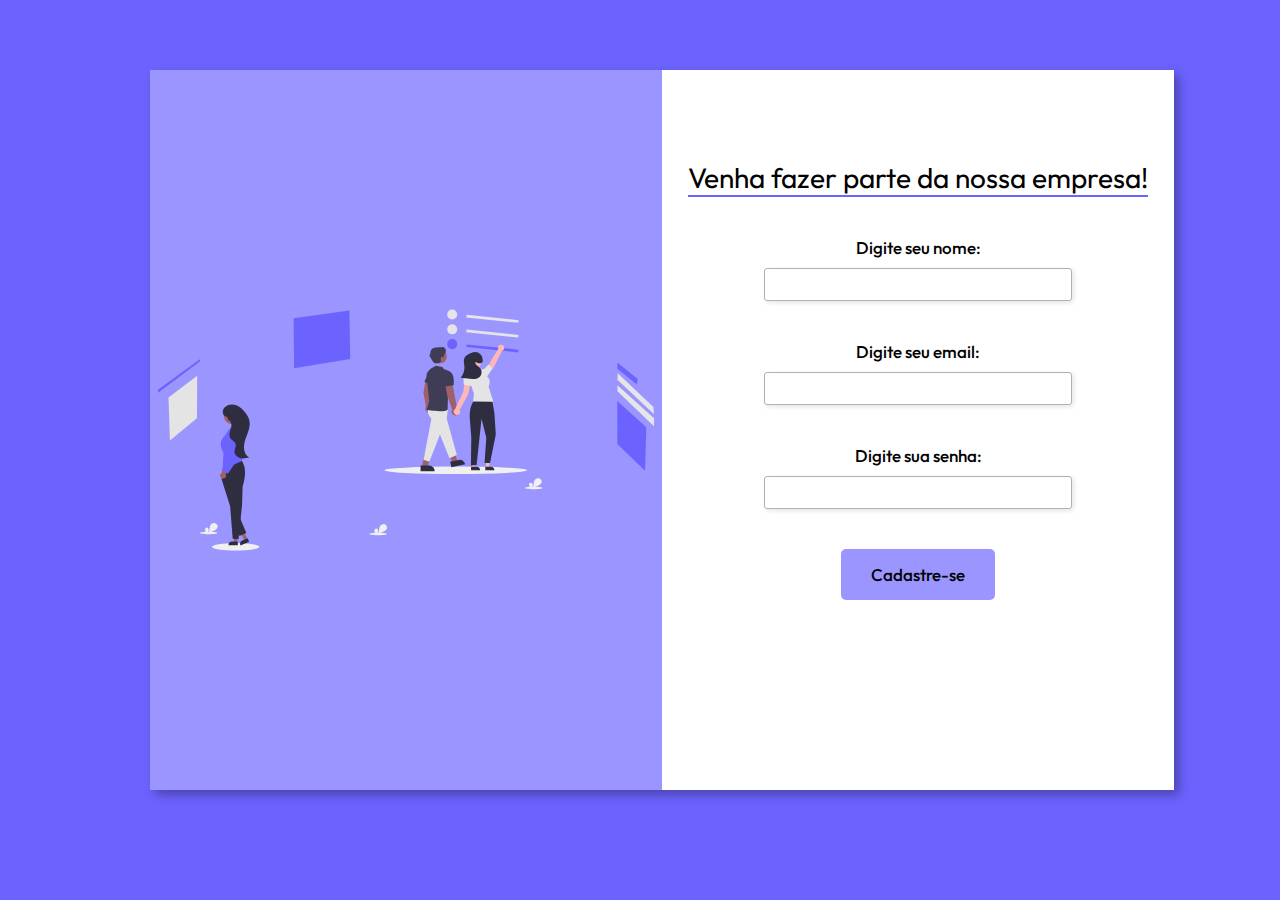
<file: ex/index.html>
<!DOCTYPE html>
<html lang="pt-br">
<head>
    <meta charset="UTF-8">
    <meta name="viewport" content="width=device-width, initial-scale=1.0">
    <title>Form</title>
    <link rel="stylesheet" href="style.css">
    <link rel="preconnect" href="https://fonts.googleapis.com">
    <link rel="preconnect" href="https://fonts.gstatic.com" crossorigin>
    <link href="https://fonts.googleapis.com/css2?family=Outfit:wght@100..900&display=swap" rel="stylesheet">
</head>
<body>

    <div class="container">
        <div class="esquerdaimg">
            <img src="./img/undraw_product_tour_re_8bai.svg">
        </div>

        <div class="direitaform">
            <div class="title">
                <h1> Venha fazer parte da nossa empresa!</h1>
            </div>
            <label for="nome"> Digite seu nome:</label>
            <input type="text" id="nome" name="nome">

            <label for="email"> Digite seu email:</label>
            <input type="text" id="email" name="email">

            <label for="password"> Digite sua senha:</label>
            <input type="password" id="password" name="password">

            <button>Cadastre-se</button>
        </div>
    </div>
    
</body>
</html>
</file>
<file: ex/style.css>
*{box-sizing: border-box;
    margin: 0;
    padding: 0;
}
body{
    background-color: #6C63FF;
    height: 80vh;
    width: 100%;
}

.container{
    display: flex;
    background-color: #fff;
    height: 80vh;
    width: 80%;
    margin: 70px 150px;
    box-shadow: 5px 5px 10px rgba(0, 0, 0, 0.312);
}
.esquerdaimg {
    background-color: #9b96ff;
    width: 50%;
    display: flex;
    justify-content: center;
}
.esquerdaimg img{
    width: 31rem;
}

.direitaform{
    width: 50%;
    display: flex;
    align-items: center;
    flex-direction: column;
}
.direitaform h1{
    margin-top: 90px;
    font-family: "Outfit", sans-serif;
    font-size: 28px;
    font-weight: 400;
    border-bottom: 2px solid #6C63FF;
}

.direitaform label{
    margin-top: 40px;
    font-size: 17px;
    font-weight: 500;
    font-family: "Outfit", sans-serif;
}

.direitaform input{
    padding: 8px;
    width: 60%;
    border: solid 1px rgb(177, 177, 177);
    border-radius: 3px;
    margin-top: 10px;
    box-shadow: 2px 2px 5px rgba(0, 0, 0, 0.1);
}
.direitaform button{
    padding: 15px;
    width:30%;
    margin-top: 40px;
    border-radius: 5px;
    border: none;
    background-color: #9b96ff;
    font-size: 17px;
    font-weight: 500;
    cursor: pointer;
    font-family: "Outfit", sans-serif;
}
</file>
